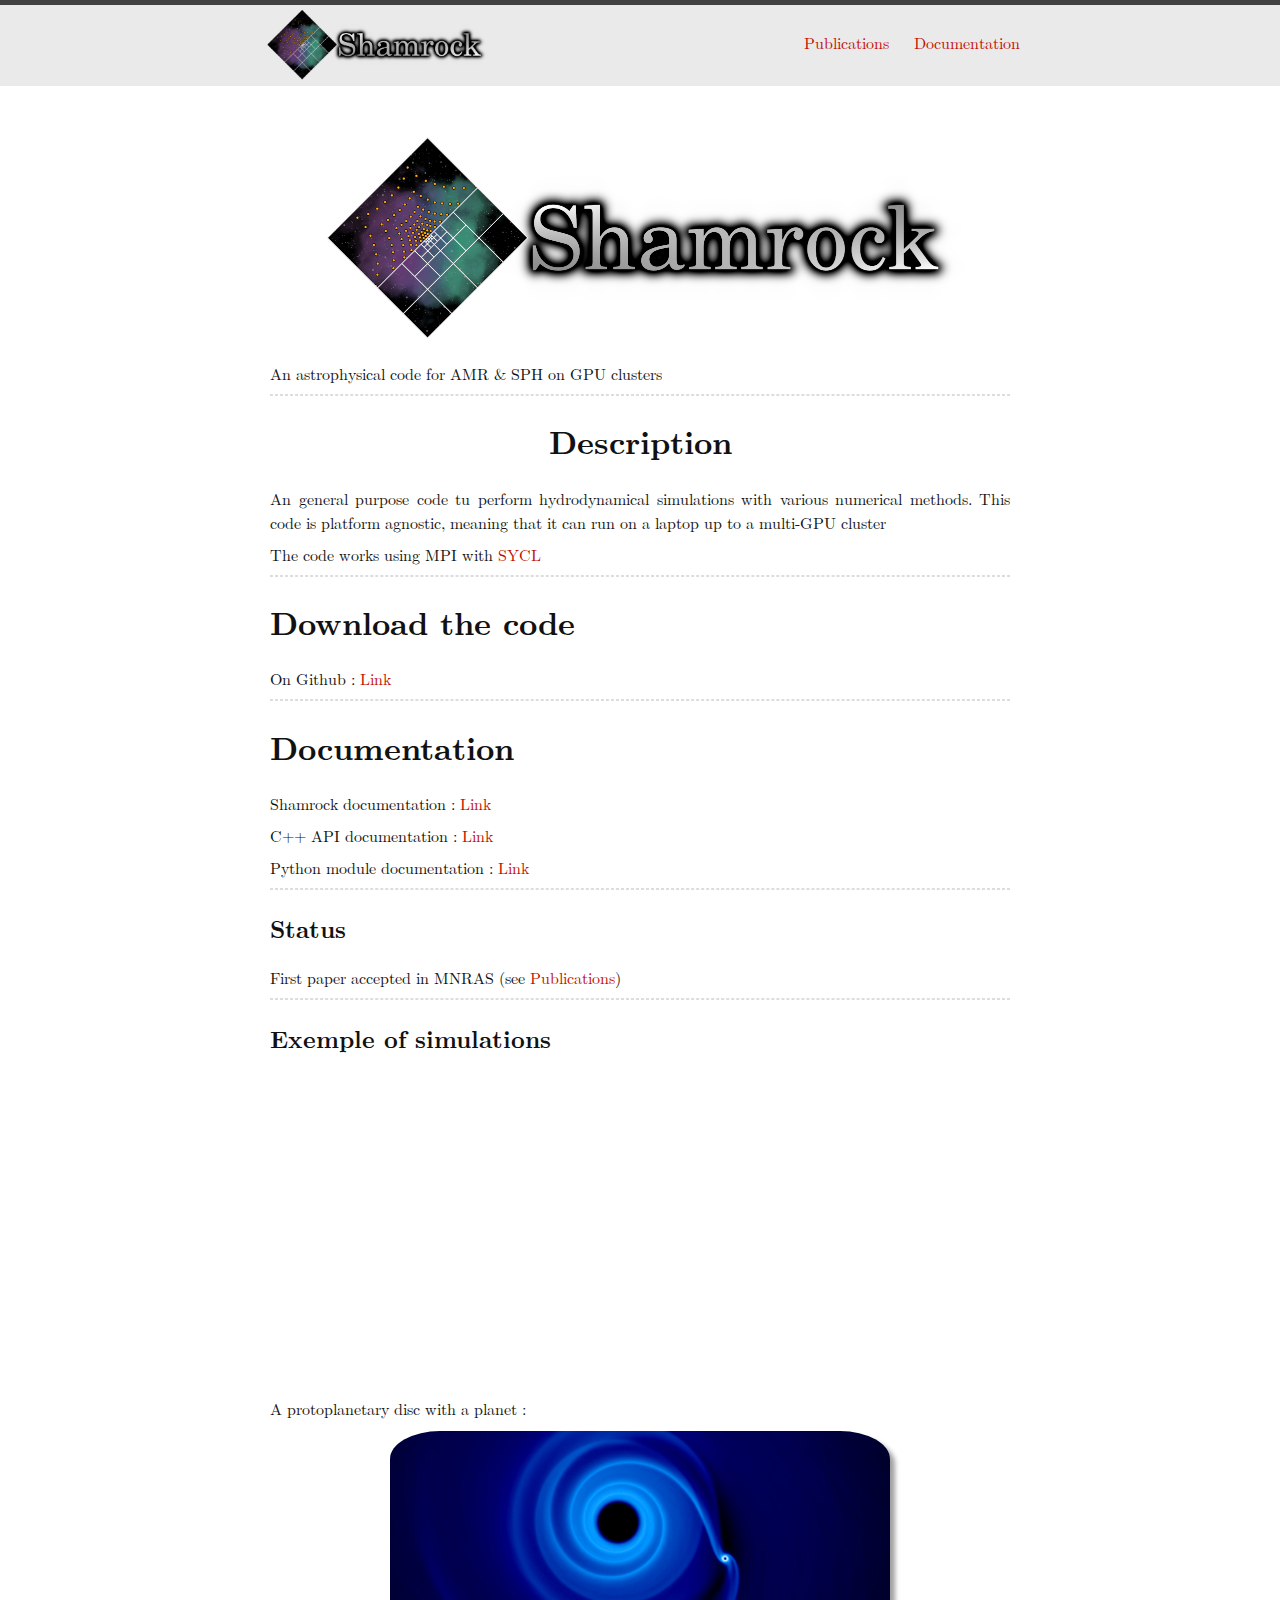
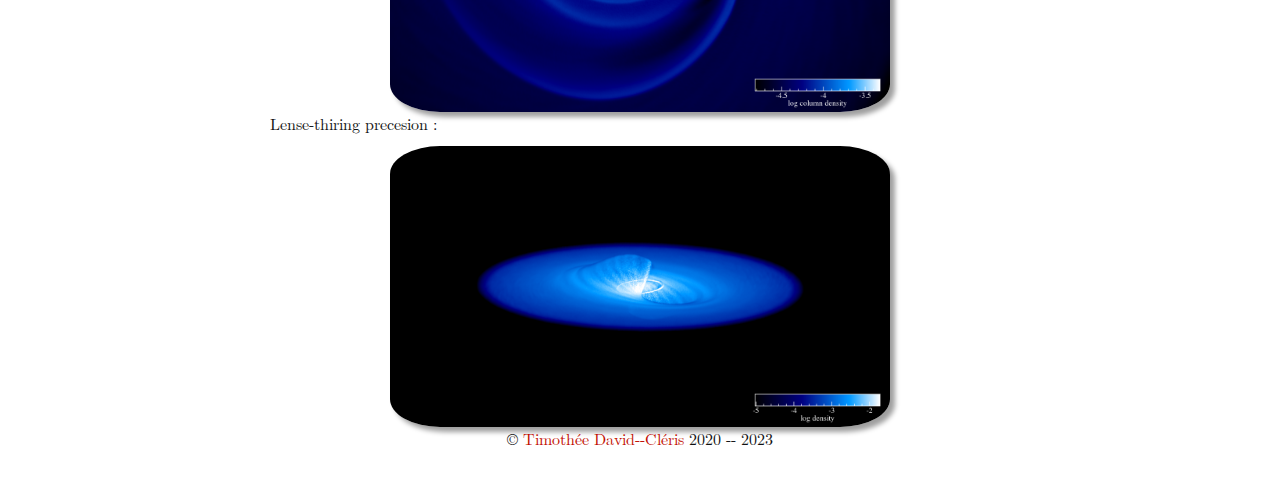
<file: index.html>
<!DOCTYPE html>
<html>

<head>
    <meta http-equiv="Content-Type" content="text/html; charset=UTF-8">

    <meta http-equiv="X-UA-Compatible" content="IE=edge">
    <title>Timothée David--Cléris</title>
    <meta name="viewport" content="width=device-width, initial-scale=1.0">
    <meta name="description" content="">
    <link rel="canonical" href="https://perso.ens-lyon/timothee.davidcleris">

    <link rel="stylesheet" href="style.css">
    <link rel="stylesheet" href="latexcss.css">

</head>

<body>

<header class="site-header">

  <div class="wrapper">

    <a  class="site-title" href="/">
        <img class="site-title-pic" src="no_background_nocolor.png">
    </a>

    <nav class="site-nav">

      <div class="trigger">
        <a class="page-link" href="./publications.html">Publications</a>
        <a class="page-link" href="./documentation.html">Documentation</a>
    
      </div>
    </nav>

  </div>
</header>


<div class="page-content">
    <div class="wrap">
        <div class="post">
            <p></p>
            <img class="centered" src="no_background_nocolor.png" width="550"><!--  width="85%">   -->


            <p>An astrophysical code for AMR & SPH on GPU clusters</p>

            <hr>

            <h1 id="description">Description</h1>
            <p>An general purpose code tu perform hydrodynamical simulations with various numerical methods.
                This code is platform agnostic, meaning that it can run on a laptop up to a multi-GPU cluster</p>
            <p>The code works using MPI with <a href="https://www.khronos.org/sycl/">SYCL</a> </p>

            <hr>
            
            <h1 id="description">Download the code</h1>
            <p> On Github : <a href="https://github.com/Shamrock-code/Shamrock">Link</a></p>

            <hr>
            
            <h1 id="description">Documentation</h1>

            <p> Shamrock documentation : <a href="https://shamrock-code.github.io/Shamrock/mkdocs/index.html">Link</a></p>
            <p> C++ API documentation : <a href="https://shamrock-code.github.io/Shamrock/doxygen/index.html">Link</a></p>
            <p> Python module documentation : <a href="https://shamrock-code.github.io/Shamrock/sphinx/index.html">Link</a></p>
            
            <hr>

            <h2 id="status">Status</h2>
            <p>First paper accepted in MNRAS (see <a href="./publications.html">Publications</a>)</p>

            <hr>
            <h2 id="status">Exemple of simulations</h2>
            
            
            <div style="width: 80%; margin: 0px auto;">
              <iframe width="560" height="315" src="https://www.youtube.com/embed/hXw8xORKCLc?si=7MVpK9LSfAJbsYK2" title="YouTube video player" frameborder="0" allow="accelerometer; autoplay; clipboard-write; encrypted-media; gyroscope; picture-in-picture; web-share" referrerpolicy="strict-origin-when-cross-origin" allowfullscreen></iframe>
            </div>
            
            <div>
                A protoplanetary disc with a planet :
                <div style="width: 70%; margin: 0px auto;">
                  <img class="picture-round" src="disc.png">
                </div>
            </div>
                
            <div>
                Lense-thiring precesion :
                <div style="width: 70%; margin: 0px auto;">
                <img class="picture-round" src="bardeen.png">
              </div>
            </div>
            


            <footer> &copy; <a href="https://tdavidcl.github.io/index.html">Timothée David--Cléris</a> 2020 -- 2023</footer>


        </div>
    </div>
</div>

</html>
</file>
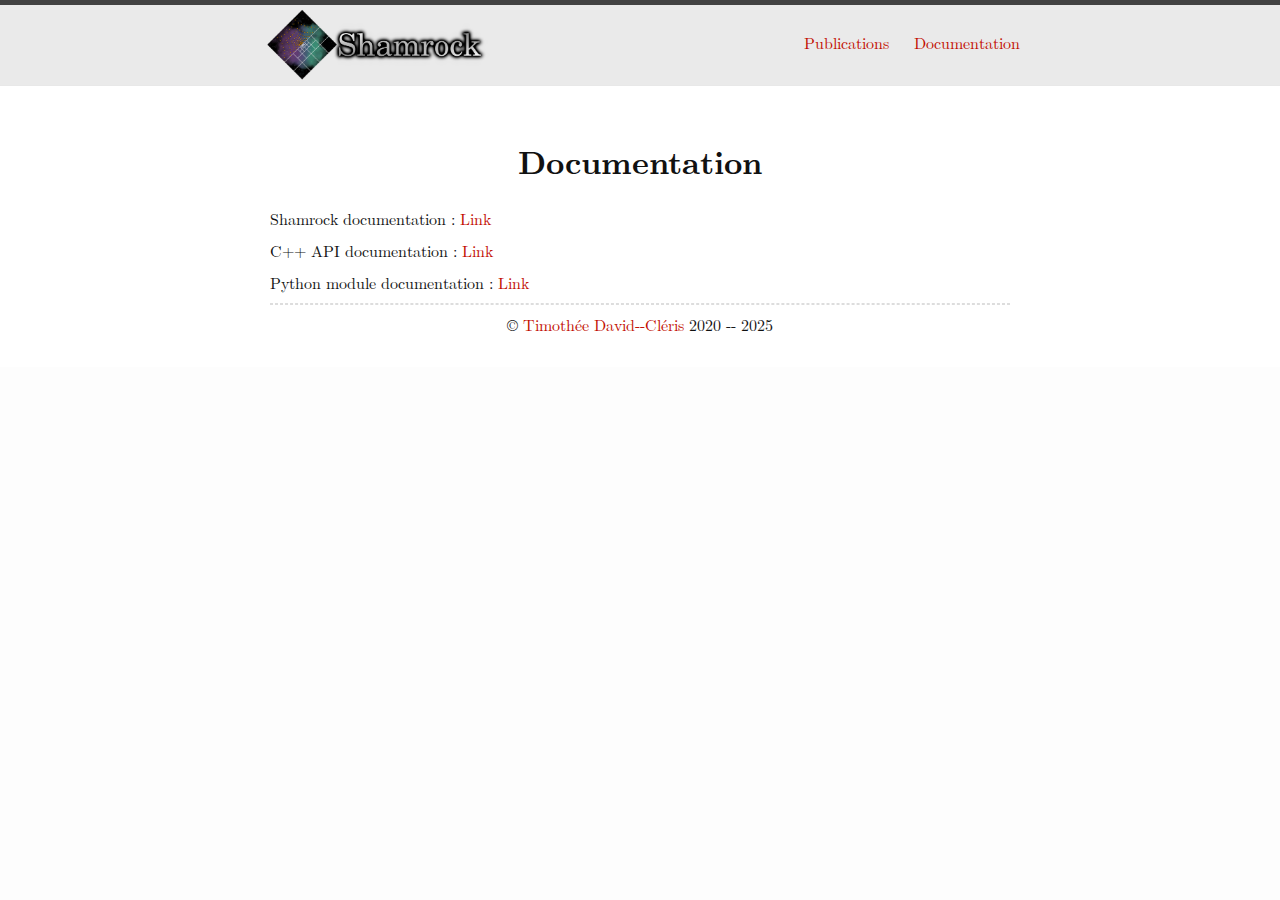
<file: documentation.html>
<!DOCTYPE html>
<html>

<head>
    <meta http-equiv="Content-Type" content="text/html; charset=UTF-8">

    <meta http-equiv="X-UA-Compatible" content="IE=edge">
    <title>Timothée David--Cléris</title>
    <meta name="viewport" content="width=device-width, initial-scale=1.0">
    <meta name="description" content="">
    <link rel="canonical" href="https://perso.ens-lyon/timothee.davidcleris">

    <link rel="stylesheet" href="style.css">
    <link rel="stylesheet" href="latexcss.css">

</head>

<body>

<body>
<header class="site-header">

  <div class="wrapper">

    <a  class="site-title" href="/">
        <img class="site-title-pic" src="no_background_nocolor.png">
    </a>

    <nav class="site-nav">

      <div class="trigger">
        <a class="page-link" href="./publications.html">Publications</a>
        <a class="page-link" href="./documentation.html">Documentation</a>
    
      </div>
    </nav>

  </div>
</header>
</body>



<div class="page-content">
    <div class="wrap">
        <div class="post">
            


            <h1 id="description">Documentation</h1>
            
            <p> Shamrock documentation : <a href="https://shamrock-code.github.io/Shamrock/mkdocs/index.html">Link</a></p>
            <p> C++ API documentation : <a href="https://shamrock-code.github.io/Shamrock/doxygen/index.html">Link</a></p>
            <p> Python module documentation : <a href="https://shamrock-code.github.io/Shamrock/sphinx/index.html">Link</a></p>
            



            </p>

            <hr>
            <footer> &copy; <a href="https://tdavidcl.github.io/index.html">Timothée David--Cléris</a> 2020 -- 2025</footer>

        </div>
    </div>
</div>

</html>
</file>
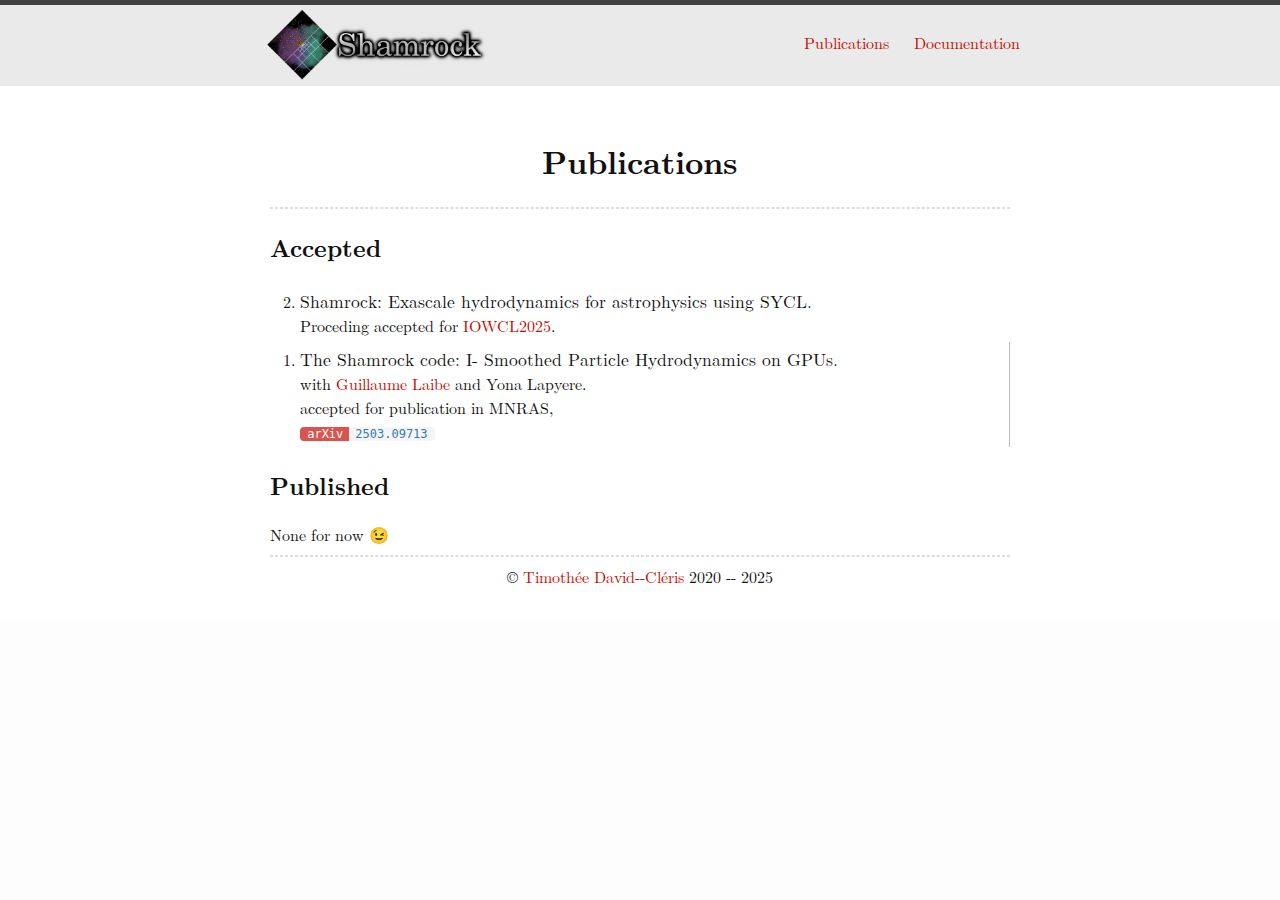
<file: publications.html>
<!DOCTYPE html>
<html>

<head>
    <meta http-equiv="Content-Type" content="text/html; charset=UTF-8">

    <meta http-equiv="X-UA-Compatible" content="IE=edge">
    <title>Timothée David--Cléris</title>
    <meta name="viewport" content="width=device-width, initial-scale=1.0">
    <meta name="description" content="">
    <link rel="canonical" href="https://perso.ens-lyon/timothee.davidcleris">

    <link rel="stylesheet" href="style.css">
    <link rel="stylesheet" href="latexcss.css">

</head>

<body>

<body>
<header class="site-header">

  <div class="wrapper">

    <a  class="site-title" href="/">
        <img class="site-title-pic" src="no_background_nocolor.png">
    </a>

    <nav class="site-nav">

      <div class="trigger">
        <a class="page-link" href="./publications.html">Publications</a>
        <a class="page-link" href="./documentation.html">Documentation</a>
    
      </div>
    </nav>

  </div>
</header>
</body>



<div class="page-content">
    <div class="wrap">
        <div class="post">
            
            <h1 id="description">Publications</h1>

            <hr>

            <h2>Accepted</h2>

            <ol class="publications reverse">
              <li>
                  <p class="title">The Shamrock code: I- Smoothed Particle Hydrodynamics on GPUs.</p>
                  <p class="coauthors">with <a href="https://www.ens-lyon.fr/recherche/panorama-de-la-recherche/prix-et-distinctions/guillaume-laibe-astrophysicien-cral">Guillaume Laibe</a> and Yona Lapyere.</p>
                  <p class="journal">accepted for publication in MNRAS, </p>
                  <p class="badges">
                      <span class="id"><a href="https://arxiv.org/abs/2503.09713"><span class="id-type id-arxiv">arXiv</span><span class="id-key">2503.09713</span></a></span>
                  </p>
              </li>
              <li>
                  <p class="title">Shamrock: Exascale hydrodynamics for astrophysics using SYCL.</p>
                  <p class="journal">Proceding accepted for <a href="https://www.iwocl.org/">IOWCL2025</a>.</p>
              </li>
            </ol>

            <h2>Published</h2>

            <p>None for now 😉</p>

            </p>

            <hr>
            <footer> &copy; <a href="https://tdavidcl.github.io/index.html">Timothée David--Cléris</a> 2020 -- 2025</footer>


        </div>
    </div>
</div>

</html>
</file>
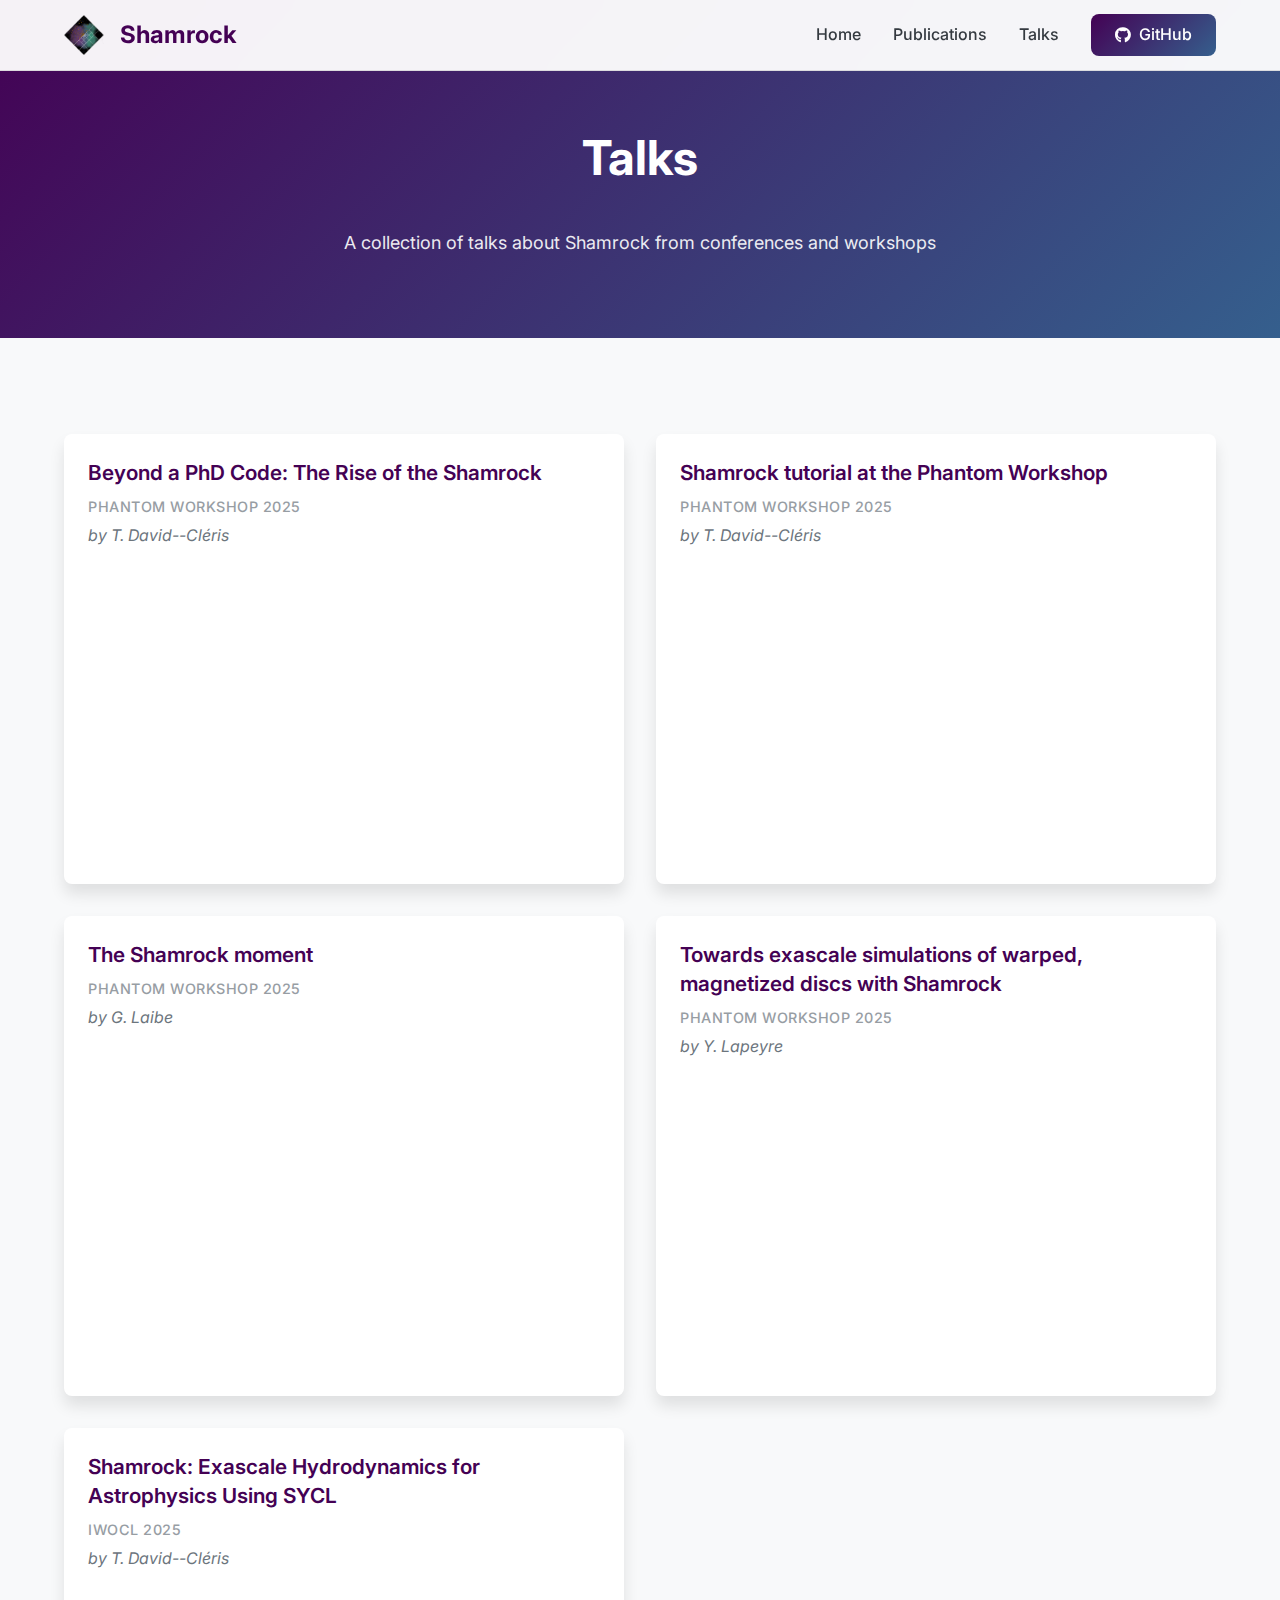
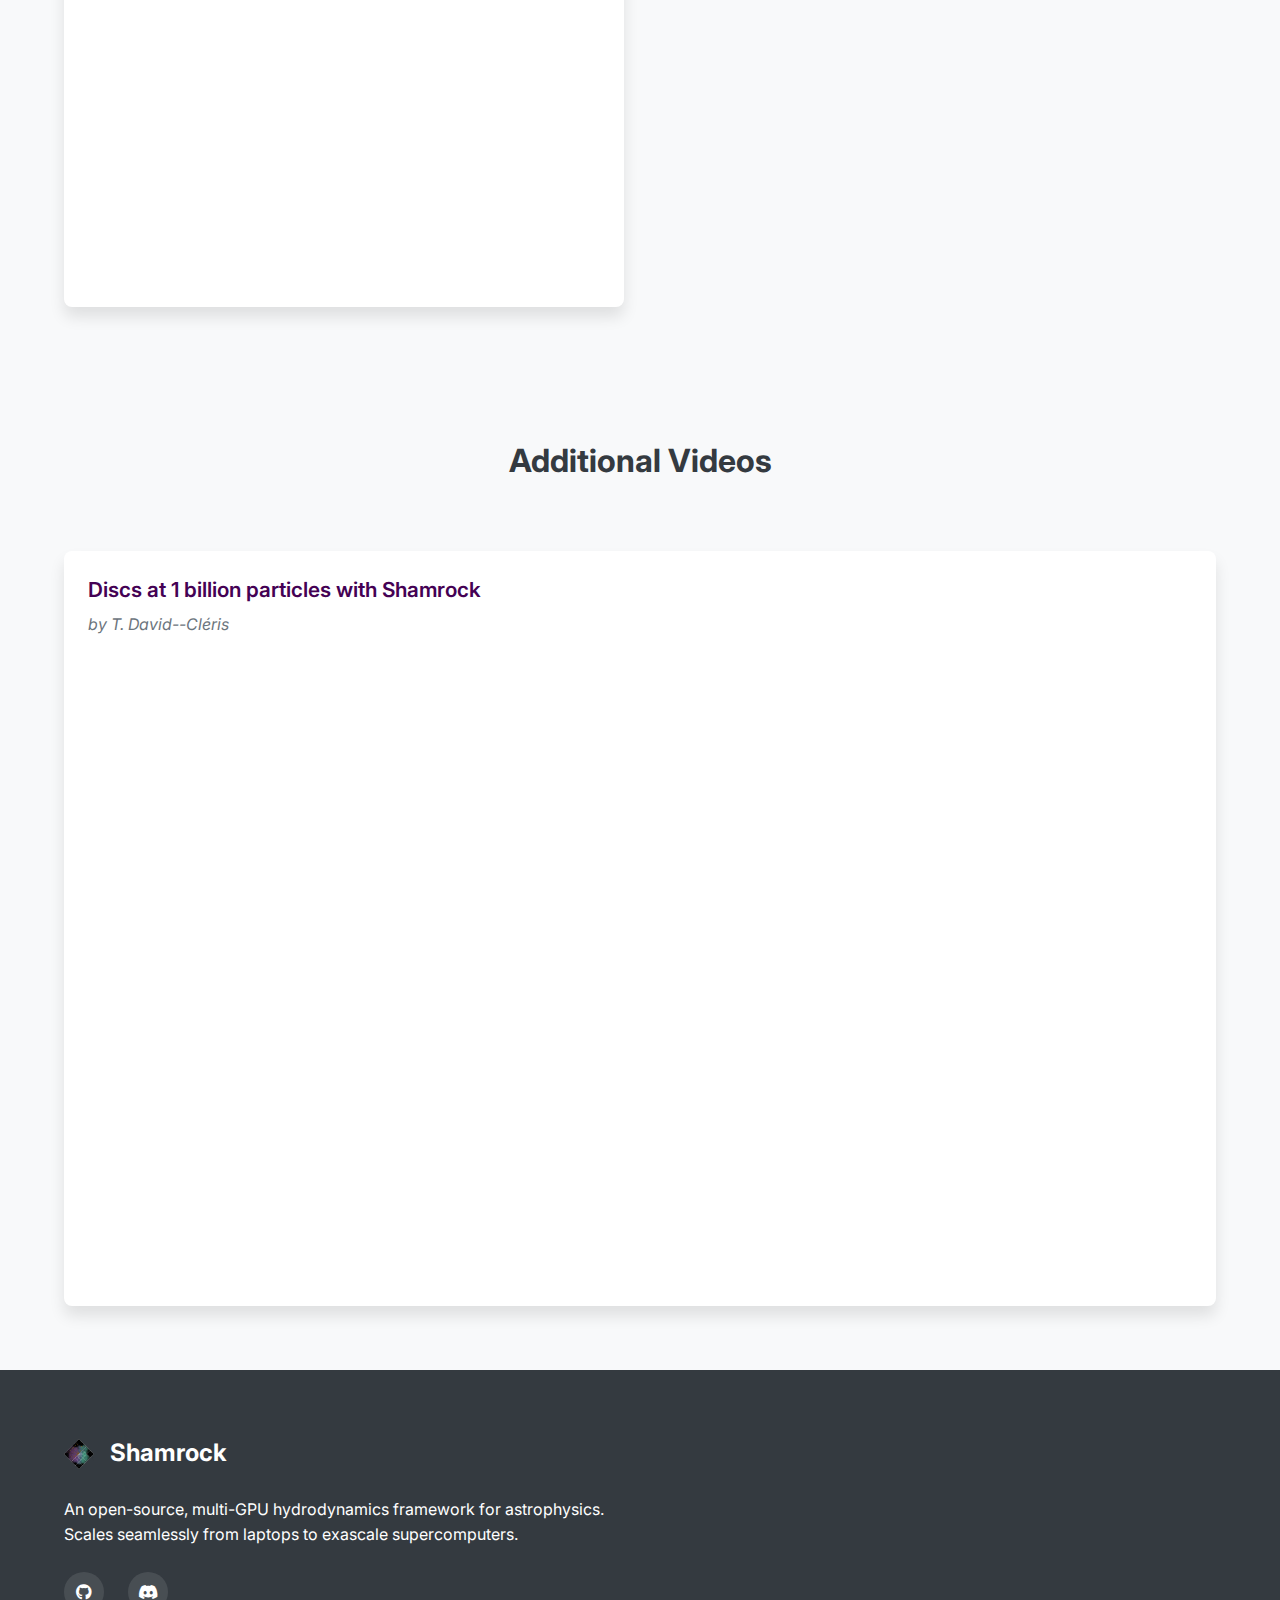
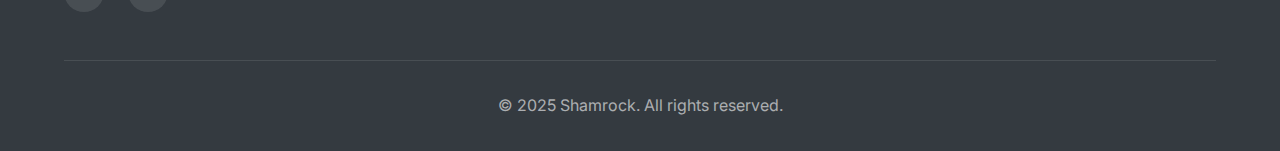
<file: talks.html>
<!DOCTYPE html>
<html lang="en">
<head>
    <meta charset="UTF-8">
    <meta name="viewport" content="width=device-width, initial-scale=1.0">
    <title>Talks - Shamrock</title>
    <link rel="stylesheet" href="styles.css">
    <link rel="preconnect" href="https://fonts.googleapis.com">
    <link rel="preconnect" href="https://fonts.gstatic.com" crossorigin>
    <link href="https://fonts.googleapis.com/css2?family=Inter:wght@300;400;500;600;700&display=swap" rel="stylesheet">
    <link rel="stylesheet" href="https://cdnjs.cloudflare.com/ajax/libs/font-awesome/6.4.0/css/all.min.css">
</head>
<body>
    <!-- Navigation -->
    <nav class="navbar">
        <div class="nav-container">
            <div class="nav-logo">
                <img src="_static/logo.png" alt="Shamrock Logo" class="logo">
                <span class="logo-text">Shamrock</span>
            </div>
            <ul class="nav-menu">
                <li><a href="index.html">Home</a></li>
                <li><a href="publications.html">Publications</a></li>
                <li><a href="talks.html">Talks</a></li>
                <li><a href="https://github.com/Shamrock-code/Shamrock" class="github-btn">
                    <i class="fab fa-github"></i> GitHub
                </a></li>
            </ul>
            <div class="hamburger">
                <span></span>
                <span></span>
                <span></span>
                <span></span>
            </div>
        </div>
    </nav>

    
    <!-- Talks Hero -->
    <section class="publications-hero">
        <div class="container">
            <h1 class="publications-title">Talks</h1>
            <p class="publications-subtitle">
                A collection of talks about Shamrock from conferences and workshops
            </p>
        </div>
    </section>

    <!-- Talks Grid -->
    <section class="talks-section">
        <div class="container">
            <div class="talks-grid">
                <div class="talk-card">
                    <h3 class="talk-title">Beyond a PhD Code: The Rise of the Shamrock</h3>
                    <p class="talk-conference">Phantom Workshop 2025</p>
                    <p class="talk-author">by T. David--Cléris</p>
                    <div class="video-container">
                        <iframe width="560" height="315" src="https://www.youtube.com/embed/R4YIg5SaahE?si=OihHCXO88kJ-5RPU" title="YouTube video player" frameborder="0" allow="accelerometer; autoplay; clipboard-write; encrypted-media; gyroscope; picture-in-picture; web-share" referrerpolicy="strict-origin-when-cross-origin" allowfullscreen></iframe>
                    </div>
                </div>

                <div class="talk-card">
                    <h3 class="talk-title">Shamrock tutorial at the Phantom Workshop</h3>
                    <p class="talk-conference">Phantom Workshop 2025</p>
                    <p class="talk-author">by T. David--Cléris</p>
                    <div class="video-container">
                        <iframe width="560" height="315" src="https://www.youtube.com/embed/GmrD1WZnKNs?si=Rf3TZvWfjZyE2IDD" title="YouTube video player" frameborder="0" allow="accelerometer; autoplay; clipboard-write; encrypted-media; gyroscope; picture-in-picture; web-share" referrerpolicy="strict-origin-when-cross-origin" allowfullscreen></iframe>
                    </div>
                </div>

                <div class="talk-card">
                    <h3 class="talk-title">The Shamrock moment</h3>
                    <p class="talk-conference">Phantom Workshop 2025</p>
                    <p class="talk-author">by G. Laibe</p>
                    <div class="video-container">
                        <iframe width="560" height="315" src="https://www.youtube.com/embed/H3cu5JuJ3sA?si=K1m7Q5qmmE4AoyQX" title="YouTube video player" frameborder="0" allow="accelerometer; autoplay; clipboard-write; encrypted-media; gyroscope; picture-in-picture; web-share" referrerpolicy="strict-origin-when-cross-origin" allowfullscreen></iframe>
                    </div>
                </div>

                <div class="talk-card">
                    <h3 class="talk-title">Towards exascale simulations of warped, magnetized discs with Shamrock</h3>
                    <p class="talk-conference">Phantom Workshop 2025</p>
                    <p class="talk-author">by Y. Lapeyre</p>
                    <div class="video-container">
                        <iframe width="560" height="315" src="https://www.youtube.com/embed/o3AEwFHmj50?si=vjGrm8ZbDerrNH-l" title="YouTube video player" frameborder="0" allow="accelerometer; autoplay; clipboard-write; encrypted-media; gyroscope; picture-in-picture; web-share" referrerpolicy="strict-origin-when-cross-origin" allowfullscreen></iframe>
                    </div>
                </div>

                <div class="talk-card">
                    <h3 class="talk-title">Shamrock: Exascale Hydrodynamics for Astrophysics Using SYCL</h3>
                    <p class="talk-conference">IWOCL 2025</p>
                    <p class="talk-author">by T. David--Cléris</p>
                    <div class="video-container">
                        <iframe width="560" height="315" src="https://www.youtube.com/embed/zhDgNGiAKPY?si=1rEhAJUubE5EDwM_" title="YouTube video player" frameborder="0" allow="accelerometer; autoplay; clipboard-write; encrypted-media; gyroscope; picture-in-picture; web-share" referrerpolicy="strict-origin-when-cross-origin" allowfullscreen></iframe>
                    </div>
                </div>                

            </div>
        </div>
    </section>


    <!-- Talks Grid -->
    <section class="talks-section">
        <div class="container">
            <h2 class="section-title">Additional Videos</h2>
            <div class="talks-grid">

                <div class="talk-card">
                    <h3 class="talk-title">Discs at 1 billion particles with Shamrock</h3>
                    <p class="talk-author">by T. David--Cléris</p>
                    <div class="video-container">
                        <iframe width="560" height="315" src="https://www.youtube.com/embed/hXw8xORKCLc?si=HIUx7yjyIEzbLCg9" title="YouTube video player" frameborder="0" allow="accelerometer; autoplay; clipboard-write; encrypted-media; gyroscope; picture-in-picture; web-share" referrerpolicy="strict-origin-when-cross-origin" allowfullscreen></iframe>
                    </div>
                </div>
            
            </div>
        </div>
    </section>


    <!-- Footer -->
    <footer class="footer">
        <div class="container">
            <div class="footer-content">
                <div class="footer-section">
                    <div class="footer-logo">
                        <img src="_static/logo.png" alt="Shamrock Logo" class="footer-logo-img">
                        <span>Shamrock</span>
                    </div>
                    <p>An open-source, multi-GPU hydrodynamics framework for astrophysics. Scales seamlessly from laptops to exascale supercomputers.</p>
                    <div class="social-links">
                        <a href="https://github.com/Shamrock-code/Shamrock" aria-label="GitHub">
                            <i class="fab fa-github"></i>
                        </a>
                        <a href="https://discord.gg/Q69s5buyr5" aria-label="Discord">
                            <i class="fab fa-discord"></i>
                        </a>
                    </div>
                </div>
                <div class="footer-section">
                    <!--
                    <h4>Documentation</h4>
                    <ul>
                        <li><a href="https://shamrock-code.github.io/Shamrock/mkdocs/usermanual/quickstart/">Quick Start</a></li>
                        <li><a href="https://shamrock-code.github.io/Shamrock/mkdocs/usermanual/install/">Installation</a></li>
                        <li><a href="https://shamrock-code.github.io/Shamrock/mkdocs/usermanual/usage/">User Manual</a></li>
                        <li><a href="https://shamrock-code.github.io/Shamrock/mkdocs/usermanual/first_simulation/">First Simulation</a></li>
                    </ul>
                    -->
                </div>
            </div>
            <div class="footer-bottom">
                <p>&copy; 2025 Shamrock. All rights reserved.</p>
            </div>
        </div>
    </footer>

    <script src="script.js"></script>
</body>
</html>
</file>
<file: style.css>
body {margin:0;}


body {
  margin: auto;
  padding: 1em;
  line-height: 1.5;
}

body {
	font: 400 12px "Helvetica Neue",Helvetica,Arial,sans-serif;
	color: #111;
	-webkit-text-size-adjust: 100%;
	-moz-font-feature-settings: "kern" 1;
	font-feature-settings: "kern" 1;
	font-kerning: normal;
  font-family:Helvetica, Arial, sans-serif;font-size:16px;line-height:1.5;font-weight:300;background-color:#fdfdfd;
}


ul {
	
	list-style-type: none;
    margin: 0;
    padding: 0;
    overflow: hidden;
    background-color: #FFFFFF;
    position: fixed;
    top: 0;
    width: 100%;
}
li {
    float: left;
    border-right:1px solid #bbb;
}
li:last-child {
    border-right: none;
}
li a:hover:not(.active) {
    background-color: #D8D8D8;
}
.active {
  background-color: #4CAF50;
}
.page-content{padding:30px 0;background-color:#fff;}
.wrap:before,
.wrap:after{content:"";display:table;}
.wrap:after{clear:both;}
.wrap{max-width:740px;padding:0 30px;margin:0 auto;zoom:1;}
.post-content{margin:0 0 30px;}
.post-content > *{margin:20px 0;}
.post-content h1,
.post-content h2,
.post-content h3,
.post-content h4,
.post-content h5,
.post-content h6{line-height:1;font-weight:300;margin:40px 0 20px;}
.post-content h2{font-size:32px;letter-spacing:-1.25px;}
.post-content h3{font-size:26px;letter-spacing:-1px;}
.post-content h4{font-size:20px;letter-spacing:-1px;}
.post-content blockquote{border-left:4px solid #e8e8e8;padding-left:20px;font-size:18px;opacity:.6;letter-spacing:-1px;margin:30px 0;}
.post-content ul,
.post-content ol{padding-left:20px;}
.post pre,
.post code{border:1px solid #d5d5e9;background-color:#eef;padding:8px 12px;-webkit-border-radius:3px;-moz-border-radius:3px;border-radius:3px;font-size:15px;}
.post .highlightglslvs pre,
.post .highlightglslvs code{background-color:#fee;}
.post .highlightglslfs pre,
.post .highlightglslfs code{background-color:#efe;}
.post code{padding:1px 0px;white-space:pre-wrap;}
.post ul,
.post ol{margin-left:1.35em;}
.post pre code{border:none;}
.post pre.terminal{border:1px solid #000;background-color:#333;color:#FFF;-webkit-border-radius:3px;-moz-border-radius:3px;border-radius:3px;}
.post pre.terminal code{background-color:#333;}
body{font-family:Helvetica, Arial, sans-serif;font-size:16px;line-height:1.5;font-weight:300;background-color:#fdfdfd;}


.centered {
    display: block;
    margin-left: auto;
    margin-right: auto;
    width: 90%;
}


/* header and footer areas */
.menu { padding: 0; }
.menu li { display: inline-block; }
.article-meta, .menu a {
  text-decoration: none;
  background: #eee;
  padding: 5px;
  border-radius: 5px;
}
.menu, .article-meta, footer { text-align: center; }
.title { font-size: 1.1em; }
footer a { text-decoration: none; }
hr {
  border-style: dashed;
  color: #ddd;
}

/* code */
pre {
  border: 1px solid #ddd;
  box-shadow: 5px 5px 5px #eee;
  padding: 1em;
  overflow-x: auto;
}
code { background: #f9f9f9; }
pre code { background: none; }

/* misc elements */
img, iframe, video { max-width: 100%; }
main { hyphens: auto; }
blockquote {
  background: #f9f9f9;
  border-left: 5px solid #ccc;
  padding: 3px 1em 3px;
}

table {
  margin: auto;
  border-top: 1px solid #666;
  border-bottom: 1px solid #666;
}
table thead th { border-bottom: 1px solid #ddd; }
th, td { padding: 5px; }
thead, tfoot, tr:nth-child(even) { background: #eee; }

body {
  font-family: Optima, Candara, Calibri, Arial, sans-serif;
}
code {
  font-family: "Lucida Console", Monaco, monospace;
  font-size: 85%;
}



.site-header {
	border-top: 5px solid #424242;
	border-bottom: 1px solid #e8e8e8;
	min-height: 80px;
	background-color: #eaeaea;
	position: relative;
}

.site-nav {
	float: right;
	line-height: 75px;
}

.site-title {
  font-size: 25px;
  font-weight: 500;
  line-height: 56px;
  letter-spacing: -1px;
  margin-bottom: 0;
  float: left;
	font-weight: bold;
}

.site-title-pic{
  max-width: 175pt;
}

.site-nav .page-link:not(:last-child) {
	margin-right: 20px;
}

.wrapper {
	max-width: -webkit-calc(800px - (20px * 2));
	max-width: calc(800px - (20px * 2));
	margin-right: auto;
	margin-left: auto;
	padding-right: 30px;
	padding-left: 30px;
}

hr {
  border-style: dashed;
  color: #ddd;
}

a {
	text-decoration: none;
}
a, a:visited {
	color: rgb(194, 13, 0);
}




.picture-round {
  margin: 10px auto 00px;
  display: block;


  padding: 0px;
  border-radius: 10%;
  width:500px;
  box-shadow: 5px 5px 5px #9f9f9f;
}

.profile-picdiv {margin: 10px auto 10px;
  display: block;
  padding: 5px;
  border-radius: 50%;
  width:500px;
}





p {

  margin-top: 0.5em;
  margin-bottom: 0.5em;
}

ol.reverse {
  display: flex;
  flex-direction: column-reverse;
}
ol.publications {
  margin-left: 0;
  padding-left: 30px;
    line-height: 1em;
}
p.badges {
  margin-bottom: 5px;
}
.id {
  font-size: .75rem;
  white-space: nowrap;
  font-family: monospace;
}
.id-arxiv {
  background-color: #d9534f;
}
.id-type {
  border-radius: 4px 0 0 4px;
  padding-left: 0.6em;
  padding-right: 0.5em;
  color: white;
}
.id-key {
  border-radius: 0 4px 4px 0;
  padding-left: 0.5em;
  padding-right: 0.6em;
  color: #337ab7;
  background-color: whitesmoke;
  margin-right: 0.4em;
}
.id-doi {
  background-color: #0a0a0a;
}
</file>
<file: latexcss.css>
/*
latex.css
https://github.com/davidrzs/latexcss
MIT-License
*/



/* Latin Modern (LaTeX default) font */

@font-face {
	font-family: 'Latin Modern Roman';
	font-weight: normal;
	font-style: normal;
    src: url([data-uri]) format('woff2');
}

@font-face {
	font-family: 'Latin Modern Roman';
	font-weight: bold;
	font-style: normal;
    src: url([data-uri]) format('woff2');
}

@font-face {
	font-family: 'Latin Modern Roman';
	font-weight: normal;
	font-style: italic;
    src: url([data-uri]) format('woff2');
}

@font-face {
	font-family: 'Latin Modern Roman';
	font-weight: bold;
	font-style: italic;
    src: url([data-uri]) format('woff2');
}

/* Page Layout */



body {
	font-family: 'Latin Modern Roman', serif;
}

h1, h2, h3, h4, h5, h6 {
	border: none;
	font-weight: bold;
}



ul {
	list-style: disc;
}

/* Content Box */


h1:first-of-type  {
	text-align: center;
	display: block;
}

/* Article Body */

body {
	text-align: justify;
	-moz-hyphens: auto;
	-webkit-hyphens: auto;
	hyphens: auto;
    padding: 0 1em;
}

dl dd {
	/* center definitions (most useful for display equations) */
	text-align: center;
}

@media (min-width: 43.75em) {
  body {
    padding: 0;
  }
}


.theorem {
	 counter-increment: theorem;
    display: block;
    margin: 12px 0;
    font-style: italic;
}
.theorem:before {
 content: "Theorem " counter(theorem) ".";
     font-weight: bold;
    font-style: normal;
}
.lemma {
	 counter-increment: theorem;
    display: block;
    margin: 12px 0;
    font-style: italic;
}
.lemma:before {
	content: "Lemma " counter(theorem) ".";
    font-weight: bold;
    font-style: normal;
}
.proof {
    display: block;
    margin: 12px 0;
    font-style: normal;
}
.proof:before {
    content: "Proof.";
    font-style: italic;
}
.proof:after {
    content: "\25FB";
    float:right;
}
.definition {
	 counter-increment: definition;
    display: block;
    margin: 12px 0;
    font-style: normal;
}
.definition:before {
 content: "Definition " counter(definition) ".";
     font-weight: bold;
    font-style: normal;
}

.author {
	margin-top: 8px;
	margin-bottom: 8px;
  	font-variant-caps: small-caps;
  	text-align: center;
}
</file>
<file: styles.css>
/* CSS Variables */
:root {
    /* Viridis-inspired color palette */
    --primary-purple: #440154;
    --secondary-purple: #482475;
    --blue: #355f8d;
    --teal: #22a884;
    --green: #7ad151;
    --lime: #bddf26;
    
    /* Utility colors */
    --white: #ffffff;
    --light-gray: #f8f9fa;
    --gray: #6c757d;
    --dark-gray: #343a40;
    --black: #000000;
    
    /* Gradients */
    --gradient-primary: linear-gradient(135deg, var(--primary-purple), var(--blue));
    --gradient-secondary: linear-gradient(135deg, var(--blue), var(--teal));
    --gradient-accent: linear-gradient(135deg, var(--teal), var(--green));
    
    /* Typography */
    --font-family: 'Inter', -apple-system, BlinkMacSystemFont, 'Segoe UI', Roboto, sans-serif;
    --font-size-base: 16px;
    --font-size-sm: 14px;
    --font-size-lg: 18px;
    --font-size-xl: 24px;
    --font-size-2xl: 32px;
    --font-size-3xl: 48px;
    
    /* Spacing */
    --spacing-xs: 0.5rem;
    --spacing-sm: 1rem;
    --spacing-md: 1.5rem;
    --spacing-lg: 2rem;
    --spacing-xl: 3rem;
    --spacing-2xl: 4rem;
    
    /* Border radius */
    --border-radius: 8px;
    --border-radius-lg: 12px;
    
    /* Shadows */
    --shadow-sm: 0 1px 3px rgba(0, 0, 0, 0.1);
    --shadow-md: 0 4px 6px rgba(0, 0, 0, 0.1);
    --shadow-lg: 0 10px 15px rgba(0, 0, 0, 0.1);
    
    /* Transitions */
    --transition: all 0.3s ease;
}

/* Reset and base styles */
* {
    margin: 0;
    padding: 0;
    box-sizing: border-box;
}

html {
    scroll-behavior: smooth;
}

body {
    font-family: var(--font-family);
    font-size: var(--font-size-base);
    line-height: 1.6;
    color: var(--dark-gray);
    background-color: var(--white);
}

/* Container */
.container {
    max-width: 1200px;
    margin: 0 auto;
    padding: 0 var(--spacing-md);
}

/* Navigation */
.navbar {
    position: fixed;
    top: 0;
    width: 100%;
    background: rgba(255, 255, 255, 0.95);
    backdrop-filter: blur(10px);
    border-bottom: 1px solid rgba(0, 0, 0, 0.1);
    z-index: 1000;
    transition: var(--transition);
}

.nav-container {
    max-width: 1200px;
    margin: 0 auto;
    padding: 0 var(--spacing-md);
    display: flex;
    justify-content: space-between;
    align-items: center;
    height: 70px;
}

.nav-logo {
    display: flex;
    align-items: center;
    gap: var(--spacing-sm);
}

.logo {
    height: 40px;
    width: auto;
}

.logo-text {
    font-size: var(--font-size-xl);
    font-weight: 700;
    color: var(--primary-purple);
}

.nav-menu {
    display: flex;
    list-style: none;
    gap: var(--spacing-lg);
    align-items: center;
}

.nav-menu a {
    text-decoration: none;
    color: var(--dark-gray);
    font-weight: 500;
    transition: var(--transition);
}

.nav-menu a:hover {
    color: var(--primary-purple);
}

.github-btn {
    background: var(--gradient-primary);
    color: var(--white) !important;
    padding: var(--spacing-xs) var(--spacing-md);
    border-radius: var(--border-radius);
    display: flex;
    align-items: center;
    gap: var(--spacing-xs);
}

.github-btn:hover {
    transform: translateY(-2px);
    box-shadow: var(--shadow-md);
}

.hamburger {
    display: none;
    flex-direction: column;
    cursor: pointer;
}

.hamburger span {
    width: 25px;
    height: 3px;
    background: var(--dark-gray);
    margin: 3px 0;
    transition: var(--transition);
}

/* Hero Section */
.hero {
    padding: 120px 0 80px;
    background: linear-gradient(135deg, var(--light-gray) 0%, var(--white) 100%);
    overflow: hidden;
}

.hero-container {
    max-width: 1200px;
    margin: 0 auto;
    padding: 0 var(--spacing-md);
    display: grid;
    grid-template-columns: 1fr 1fr;
    gap: var(--spacing-2xl);
    align-items: center;
}

.hero-title {
    font-size: var(--font-size-3xl);
    font-weight: 700;
    line-height: 1.2;
    margin-bottom: var(--spacing-lg);
    color: var(--dark-gray);
}

.gradient-text {
    background: var(--gradient-primary);
    -webkit-background-clip: text;
    -webkit-text-fill-color: transparent;
    background-clip: text;
}

.hero-subtitle {
    font-size: var(--font-size-lg);
    color: var(--gray);
    margin-bottom: var(--spacing-xl);
    line-height: 1.6;
}

.hero-buttons {
    display: flex;
    gap: var(--spacing-md);
    flex-wrap: wrap;
}

.btn {
    display: inline-flex;
    align-items: center;
    gap: var(--spacing-xs);
    padding: var(--spacing-md) var(--spacing-lg);
    border-radius: var(--border-radius);
    text-decoration: none;
    font-weight: 600;
    transition: var(--transition);
    border: none;
    cursor: pointer;
    font-size: var(--font-size-base);
}

.btn-primary {
    background: var(--gradient-primary);
    color: var(--white);
}

.btn-primary:hover {
    transform: translateY(-2px);
    box-shadow: var(--shadow-lg);
}

.btn-secondary {
    background: transparent;
    color: var(--primary-purple);
    border: 2px solid var(--primary-purple);
}

.btn-secondary:hover {
    background: var(--primary-purple);
    color: var(--white);
}

.hero-image {
    display: flex;
    flex-direction: column;
    gap: var(--spacing-lg);
    align-items: center;
}

.banner {
    max-width: 100%;
    height: auto;
    border-radius: var(--border-radius-lg);
    box-shadow: var(--shadow-lg);
}

/* Rotating Gallery */
.rotating-gallery {
    width: 100%;
}

.gallery-container {
    position: relative;
    border-radius: var(--border-radius-lg);
    overflow: hidden;
    box-shadow: var(--shadow-lg);
    background: var(--white);
    width: 100%;
}

.gallery-slide {
    position: absolute;
    top: 0;
    left: 0;
    width: 100%;
    height: 100%;
    opacity: 0;
    transition: opacity 1s ease-in-out;
    display: flex;
    justify-content: center;
    align-items: center;
}

.gallery-slide.active {
    opacity: 1;
    position: relative;
}

.gallery-image {
    max-width: 100%;
    height: auto;
    border-radius: var(--border-radius-lg);
    display: block;
}

.gallery-indicators {
    position: absolute;
    bottom: var(--spacing-md);
    left: 50%;
    transform: translateX(-50%);
    display: flex;
    gap: var(--spacing-xs);
    z-index: 10;
}

.indicator {
    width: 12px;
    height: 12px;
    border-radius: 50%;
    background: rgba(255, 255, 255, 0.5);
    cursor: pointer;
    transition: var(--transition);
    border: 2px solid rgba(255, 255, 255, 0.8);
}

.indicator.active {
    background: var(--white);
    border-color: var(--primary-purple);
    transform: scale(1.2);
}

.indicator:hover {
    background: rgba(255, 255, 255, 0.8);
}

/* Quick Links */
.quick-links {
    padding: var(--spacing-2xl) 0;
    background: var(--white);
}

.quick-links-grid {
    display: grid;
    grid-template-columns: repeat(auto-fit, minmax(300px, 1fr));
    gap: var(--spacing-lg);
}

.quick-link-card {
    background: var(--white);
    padding: var(--spacing-xl);
    border-radius: var(--border-radius-lg);
    text-decoration: none;
    color: var(--dark-gray);
    border: 1px solid rgba(0, 0, 0, 0.1);
    transition: var(--transition);
    text-align: center;
}

.quick-link-card:hover {
    transform: translateY(-4px);
    box-shadow: var(--shadow-lg);
    border-color: var(--primary-purple);
}

.quick-link-card i {
    font-size: 2.5rem;
    color: var(--primary-purple);
    margin-bottom: var(--spacing-md);
}

.quick-link-card h3 {
    font-size: var(--font-size-xl);
    font-weight: 600;
    margin-bottom: var(--spacing-sm);
}

.quick-link-card p {
    color: var(--gray);
    line-height: 1.6;
}

/* Section Titles */
.section-title {
    font-size: var(--font-size-2xl);
    font-weight: 700;
    text-align: center;
    margin-bottom: var(--spacing-2xl);
    color: var(--dark-gray);
}

/* Features Section */
.features {
    padding: var(--spacing-2xl) 0;
    background: var(--light-gray);
}

.features-grid {
    display: grid;
    grid-template-columns: repeat(auto-fit, minmax(280px, 1fr));
    gap: var(--spacing-lg);
}

.feature-card {
    background: var(--white);
    padding: var(--spacing-xl);
    border-radius: var(--border-radius-lg);
    text-align: center;
    box-shadow: var(--shadow-sm);
    transition: var(--transition);
}

.feature-card:hover {
    transform: translateY(-4px);
    box-shadow: var(--shadow-lg);
}

.feature-icon {
    width: 80px;
    height: 80px;
    border-radius: 50%;
    display: flex;
    align-items: center;
    justify-content: center;
    margin: 0 auto var(--spacing-lg);
    font-size: 2rem;
    color: var(--white);
}

.feature-icon.purple {
    background: var(--gradient-primary);
}

.feature-icon.blue {
    background: var(--gradient-secondary);
}

.feature-icon.teal {
    background: var(--gradient-accent);
}

.feature-icon.green {
    background: linear-gradient(135deg, var(--teal), var(--green));
}

.feature-icon.lime {
    background: linear-gradient(135deg, var(--green), var(--lime));
}

.feature-card h3 {
    font-size: var(--font-size-xl);
    font-weight: 600;
    margin-bottom: var(--spacing-md);
    color: var(--dark-gray);
}

.feature-card p {
    color: var(--gray);
    line-height: 1.6;
}

/* Quick Start Section */
.quickstart {
    padding: var(--spacing-2xl) 0;
    background: var(--white);
}

.quickstart-content {
    display: grid;
    grid-template-columns: 1fr 1fr;
    gap: var(--spacing-2xl);
    align-items: center;
}

.quickstart-card {
    background: var(--gradient-primary);
    color: var(--white);
    padding: var(--spacing-xl);
    border-radius: var(--border-radius-lg);
    text-align: center;
    box-shadow: var(--shadow-lg);
}

.quickstart-icon {
    width: 80px;
    height: 80px;
    border-radius: 50%;
    background: rgba(255, 255, 255, 0.2);
    display: flex;
    align-items: center;
    justify-content: center;
    margin: 0 auto var(--spacing-lg);
    font-size: 2rem;
    color: var(--white);
}

.quickstart-card h3 {
    font-size: var(--font-size-xl);
    font-weight: 600;
    margin-bottom: var(--spacing-md);
    color: var(--white);
}

.quickstart-card p {
    margin-bottom: var(--spacing-lg);
    opacity: 0.9;
    line-height: 1.6;
}

.quickstart-features {
    display: flex;
    flex-direction: column;
    gap: var(--spacing-lg);
}

.quickstart-feature {
    display: flex;
    align-items: flex-start;
    gap: var(--spacing-md);
    padding: var(--spacing-md);
    background: var(--light-gray);
    border-radius: var(--border-radius);
    transition: var(--transition);
}

.quickstart-feature:hover {
    background: var(--white);
    box-shadow: var(--shadow-sm);
}

.quickstart-feature i {
    font-size: 1.5rem;
    color: var(--primary-purple);
    margin-top: 0.25rem;
    flex-shrink: 0;
}

.quickstart-feature h4 {
    font-size: var(--font-size-lg);
    font-weight: 600;
    margin-bottom: var(--spacing-xs);
    color: var(--dark-gray);
}

.quickstart-feature p {
    color: var(--gray);
    line-height: 1.6;
    margin: 0;
}

/* Documentation Section */
.documentation {
    padding: var(--spacing-2xl) 0;
    background: var(--light-gray);
}

.docs-grid {
    display: grid;
    grid-template-columns: repeat(auto-fit, minmax(280px, 1fr));
    gap: var(--spacing-lg);
}

.doc-card {
    background: var(--white);
    padding: var(--spacing-xl);
    border-radius: var(--border-radius-lg);
    text-decoration: none;
    color: var(--dark-gray);
    text-align: center;
    box-shadow: var(--shadow-sm);
    transition: var(--transition);
}

.doc-card:hover {
    transform: translateY(-4px);
    box-shadow: var(--shadow-lg);
}

.doc-card i {
    font-size: 2.5rem;
    color: var(--primary-purple);
    margin-bottom: var(--spacing-md);
}

.doc-card h3 {
    font-size: var(--font-size-xl);
    font-weight: 600;
    margin-bottom: var(--spacing-sm);
}

.doc-card p {
    color: var(--gray);
    line-height: 1.6;
}

/* Community Section */
.community {
    padding: var(--spacing-2xl) 0;
    background: var(--white);
}

.community-content {
    display: grid;
    grid-template-columns: 2fr 1fr;
    gap: var(--spacing-2xl);
}

.community-links {
    display: grid;
    grid-template-columns: repeat(auto-fit, minmax(250px, 1fr));
    gap: var(--spacing-lg);
}

.community-card {
    background: var(--white);
    padding: var(--spacing-xl);
    border-radius: var(--border-radius-lg);
    text-decoration: none;
    color: var(--dark-gray);
    text-align: center;
    border: 1px solid rgba(0, 0, 0, 0.1);
    transition: var(--transition);
}

.community-card:hover {
    transform: translateY(-4px);
    box-shadow: var(--shadow-lg);
    border-color: var(--primary-purple);
}

.community-card i {
    font-size: 2.5rem;
    color: var(--primary-purple);
    margin-bottom: var(--spacing-md);
}

.community-card h3 {
    font-size: var(--font-size-xl);
    font-weight: 600;
    margin-bottom: var(--spacing-sm);
}

.community-card p {
    color: var(--gray);
    line-height: 1.6;
}

.cta-section {
    background: var(--gradient-primary);
    color: var(--white);
    padding: var(--spacing-xl);
    border-radius: var(--border-radius-lg);
    text-align: center;
}

.cta-section h3 {
    font-size: var(--font-size-xl);
    font-weight: 600;
    margin-bottom: var(--spacing-sm);
}

.cta-section p {
    margin-bottom: var(--spacing-lg);
    opacity: 0.9;
}

/* Footer */
.footer {
    background: var(--dark-gray);
    color: var(--white);
    padding: var(--spacing-2xl) 0 var(--spacing-lg);
}

.footer-content {
    display: grid;
    grid-template-columns: repeat(auto-fit, minmax(250px, 1fr));
    gap: var(--spacing-xl);
    margin-bottom: var(--spacing-xl);
}

.footer-section h4 {
    font-size: var(--font-size-lg);
    font-weight: 600;
    margin-bottom: var(--spacing-md);
    color: var(--white);
}

.footer-section ul {
    list-style: none;
}

.footer-section ul li {
    margin-bottom: var(--spacing-xs);
}

.footer-section a {
    color: rgba(255, 255, 255, 0.8);
    text-decoration: none;
    transition: var(--transition);
}

.footer-section a:hover {
    color: var(--white);
}

.footer-logo {
    display: flex;
    align-items: center;
    gap: var(--spacing-sm);
    margin-bottom: var(--spacing-md);
}

.footer-logo-img {
    height: 30px;
    width: auto;
}

.footer-logo span {
    font-size: var(--font-size-xl);
    font-weight: 700;
    color: var(--white);
}

.social-links {
    display: flex;
    gap: var(--spacing-md);
    margin-top: var(--spacing-md);
}

.social-links a {
    display: flex;
    align-items: center;
    justify-content: center;
    width: 40px;
    height: 40px;
    background: rgba(255, 255, 255, 0.1);
    border-radius: 50%;
    color: var(--white);
    transition: var(--transition);
}

.social-links a:hover {
    background: var(--primary-purple);
    transform: translateY(-2px);
}

.footer-bottom {
    border-top: 1px solid rgba(255, 255, 255, 0.1);
    padding-top: var(--spacing-lg);
    text-align: center;
    color: rgba(255, 255, 255, 0.6);
}

/* Responsive Design */
@media (max-width: 768px) {
    .nav-menu {
        position: fixed;
        left: -100%;
        top: 70px;
        flex-direction: column;
        background-color: rgba(255, 255, 255, 0.98);
        width: 100%;
        text-align: center;
        transition: 0.3s;
        box-shadow: 0 10px 27px rgba(0, 0, 0, 0.05);
        backdrop-filter: blur(10px);
        z-index: 999;
        padding-bottom: 2rem;
    }
    
    .nav-menu.active {
        left: 0;
    }
    
    .nav-menu li {
        margin: 1.rem 0;
    }
    
    .hamburger {
        display: flex;
    }
    
    .hamburger.active span:nth-child(2) {
        opacity: 0;
    }
    
    .hamburger.active span:nth-child(1) {
        transform: translateY(8px) rotate(45deg);
    }
    
    .hamburger.active span:nth-child(3) {
        transform: translateY(-8px) rotate(-45deg);
    }
    
    .hero-container {
        grid-template-columns: 1fr;
        text-align: center;
    }
    
    .hero-title {
        font-size: var(--font-size-2xl);
    }
    
    .quickstart-content {
        grid-template-columns: 1fr;
    }
    
    .community-content {
        grid-template-columns: 1fr;
    }
    
    .hero-buttons {
        justify-content: center;
    }
    
    .container {
        padding: 0 var(--spacing-sm);
    }
}

@media (max-width: 480px) {
    .hero-title {
        font-size: var(--font-size-xl);
    }
    
    .hero-subtitle {
        font-size: var(--font-size-base);
    }
    
    .btn {
        padding: var(--spacing-sm) var(--spacing-md);
        font-size: var(--font-size-sm);
    }
    
    .quick-links-grid {
        grid-template-columns: 1fr;
    }
    
    .features-grid {
        grid-template-columns: 1fr;
    }
    
    .docs-grid {
        grid-template-columns: 1fr;
    }
    
    .community-links {
        grid-template-columns: 1fr;
    }
}

/* Utility classes */
.text-center {
    text-align: center;
}

.mb-0 { margin-bottom: 0; }
.mb-1 { margin-bottom: var(--spacing-xs); }
.mb-2 { margin-bottom: var(--spacing-sm); }
.mb-3 { margin-bottom: var(--spacing-md); }
.mb-4 { margin-bottom: var(--spacing-lg); }
.mb-5 { margin-bottom: var(--spacing-xl); }

/* Animation classes */
.feature-card,
.quick-link-card,
.doc-card,
.community-card {
    opacity: 0;
    transform: translateY(20px);
    transition: opacity 0.6s ease, transform 0.6s ease;
}

.feature-card.animate-in,
.quick-link-card.animate-in,
.doc-card.animate-in,
.community-card.animate-in {
    opacity: 1;
    transform: translateY(0);
}

/* Loading state */
body:not(.loaded) {
    overflow: hidden;
}

body.loaded {
    overflow: auto;
}

/* Publications Page Styles */
.publications-hero {
    padding: 120px 0 80px;
    background: linear-gradient(135deg, var(--primary-purple) 0%, var(--blue) 100%);
    color: var(--white);
    text-align: center;
}

.publications-title {
    font-size: var(--font-size-3xl);
    font-weight: 700;
    margin-bottom: var(--spacing-lg);
    color: var(--white);
}

.publications-subtitle {
    font-size: var(--font-size-lg);
    opacity: 0.9;
    max-width: 600px;
    margin: 0 auto;
    line-height: 1.6;
}

.publications-list {
    padding: var(--spacing-2xl) 0;
    background: var(--light-gray);
}

.publication-card {
    background: var(--white);
    border-radius: var(--border-radius-lg);
    padding: var(--spacing-xl);
    margin-bottom: var(--spacing-lg);
    box-shadow: var(--shadow-sm);
    transition: var(--transition);
    display: flex;
    gap: var(--spacing-lg);
    align-items: flex-start;
}

.publication-card:hover {
    transform: translateY(-4px);
    box-shadow: var(--shadow-lg);
}

.publication-icon {
    width: 80px;
    height: 80px;
    border-radius: 50%;
    background: var(--gradient-primary);
    display: flex;
    align-items: center;
    justify-content: center;
    font-size: 2rem;
    color: var(--white);
    flex-shrink: 0;
}

.publication-content {
    flex: 1;
}

.publication-content h3 {
    font-size: var(--font-size-xl);
    font-weight: 600;
    margin-bottom: var(--spacing-sm);
    color: var(--dark-gray);
    line-height: 1.3;
}

.publication-authors {
    font-size: var(--font-size-base);
    color: var(--primary-purple);
    font-weight: 500;
    margin-bottom: var(--spacing-xs);
}

.publication-type {
    display: inline-block;
    background: var(--light-gray);
    color: var(--gray);
    padding: var(--spacing-xs) var(--spacing-sm);
    border-radius: var(--border-radius);
    font-size: var(--font-size-sm);
    font-weight: 500;
    margin-bottom: var(--spacing-md);
}

.publication-abstract {
    color: var(--gray);
    line-height: 1.6;
    margin-bottom: var(--spacing-lg);
}

.publication-meta {
    display: flex;
    gap: var(--spacing-lg);
    margin-bottom: var(--spacing-lg);
    flex-wrap: wrap;
}

.publication-date,
.publication-institution,
.publication-journal {
    font-size: var(--font-size-sm);
    color: var(--gray);
    font-weight: 500;
}

.publication-date {
    color: var(--primary-purple);
}

/* Responsive design for publications */
@media (max-width: 768px) {
    .publication-card {
        flex-direction: column;
        text-align: center;
    }
    
    .publication-icon {
        margin: 0 auto var(--spacing-md);
    }
    
    .publication-meta {
        justify-content: center;
    }
    
    .publications-title {
        font-size: var(--font-size-2xl);
    }
    
    .publications-subtitle {
        font-size: var(--font-size-base);
    }
}

@media (max-width: 480px) {
    .publication-content h3 {
        font-size: var(--font-size-lg);
    }
    
    .publication-meta {
        flex-direction: column;
        gap: var(--spacing-xs);
    }
} 

/* Talks Page Styles */
.talks-hero {
    background: linear-gradient(135deg, var(--primary-purple), var(--secondary-purple));
    color: white;
    padding: 4rem 0;
    text-align: center;
}

.talks-title {
    font-size: 3rem;
    font-weight: 700;
    margin-bottom: 1rem;
    background: linear-gradient(135deg, #ffffff, #e0e0e0);
    -webkit-background-clip: text;
    -webkit-text-fill-color: transparent;
    background-clip: text;
}

.talks-subtitle {
    font-size: 1.2rem;
    opacity: 0.9;
    max-width: 600px;
    margin: 0 auto;
}

.talks-section {
    padding: 4rem 0;
    background-color: var(--light-gray);
}

.talks-grid {
    display: grid;
    grid-template-columns: repeat(auto-fit, minmax(400px, 1fr));
    gap: 2rem;
    margin-top: 2rem;
}

.talk-card {
    background: white;
    border-radius: var(--border-radius);
    box-shadow: var(--shadow-lg);
    padding: 1.5rem;
    transition: transform 0.3s ease, box-shadow 0.3s ease;
}

.talk-card:hover {
    transform: translateY(-5px);
    box-shadow: 0 10px 30px rgba(0, 0, 0, 0.15);
}

.talk-title {
    font-size: 1.3rem;
    font-weight: 600;
    color: var(--primary-purple);
    margin-bottom: 0.5rem;
    line-height: 1.4;
}

.talk-author {
    font-size: 1rem;
    color: var(--gray);
    margin-bottom: 1.5rem;
    font-style: italic;
}

.talk-conference {
    font-size: 0.9rem;
    color: var(--gray);
    font-weight: 500;
    margin-bottom: 0.3rem;
    text-transform: uppercase;
    letter-spacing: 0.5px;
    opacity: 0.7;
}

.video-container {
    position: relative;
    width: 100%;
    height: 0;
    padding-bottom: 56.25%; /* 16:9 aspect ratio */
    border-radius: var(--border-radius);
    overflow: hidden;
}

.video-container iframe {
    position: absolute;
    top: 0;
    left: 0;
    width: 100%;
    height: 100%;
    border: none;
    border-radius: var(--border-radius);
}

/* Responsive Design for Talks */
@media (max-width: 768px) {
    .talks-title {
        font-size: 2rem;
    }
    
    .talks-subtitle {
        font-size: 1rem;
    }
    
    .talks-grid {
        grid-template-columns: 1fr;
        gap: 1.5rem;
    }
    
    .talk-card {
        padding: 1rem;
    }
    
    .talk-title {
        font-size: 1.1rem;
    }
}

@media (max-width: 480px) {
    .talks-hero {
        padding: 2rem 0;
    }
    
    .talks-title {
        font-size: 1.8rem;
    }
    
    .talks-section {
        padding: 2rem 0;
    }
}
</file>
